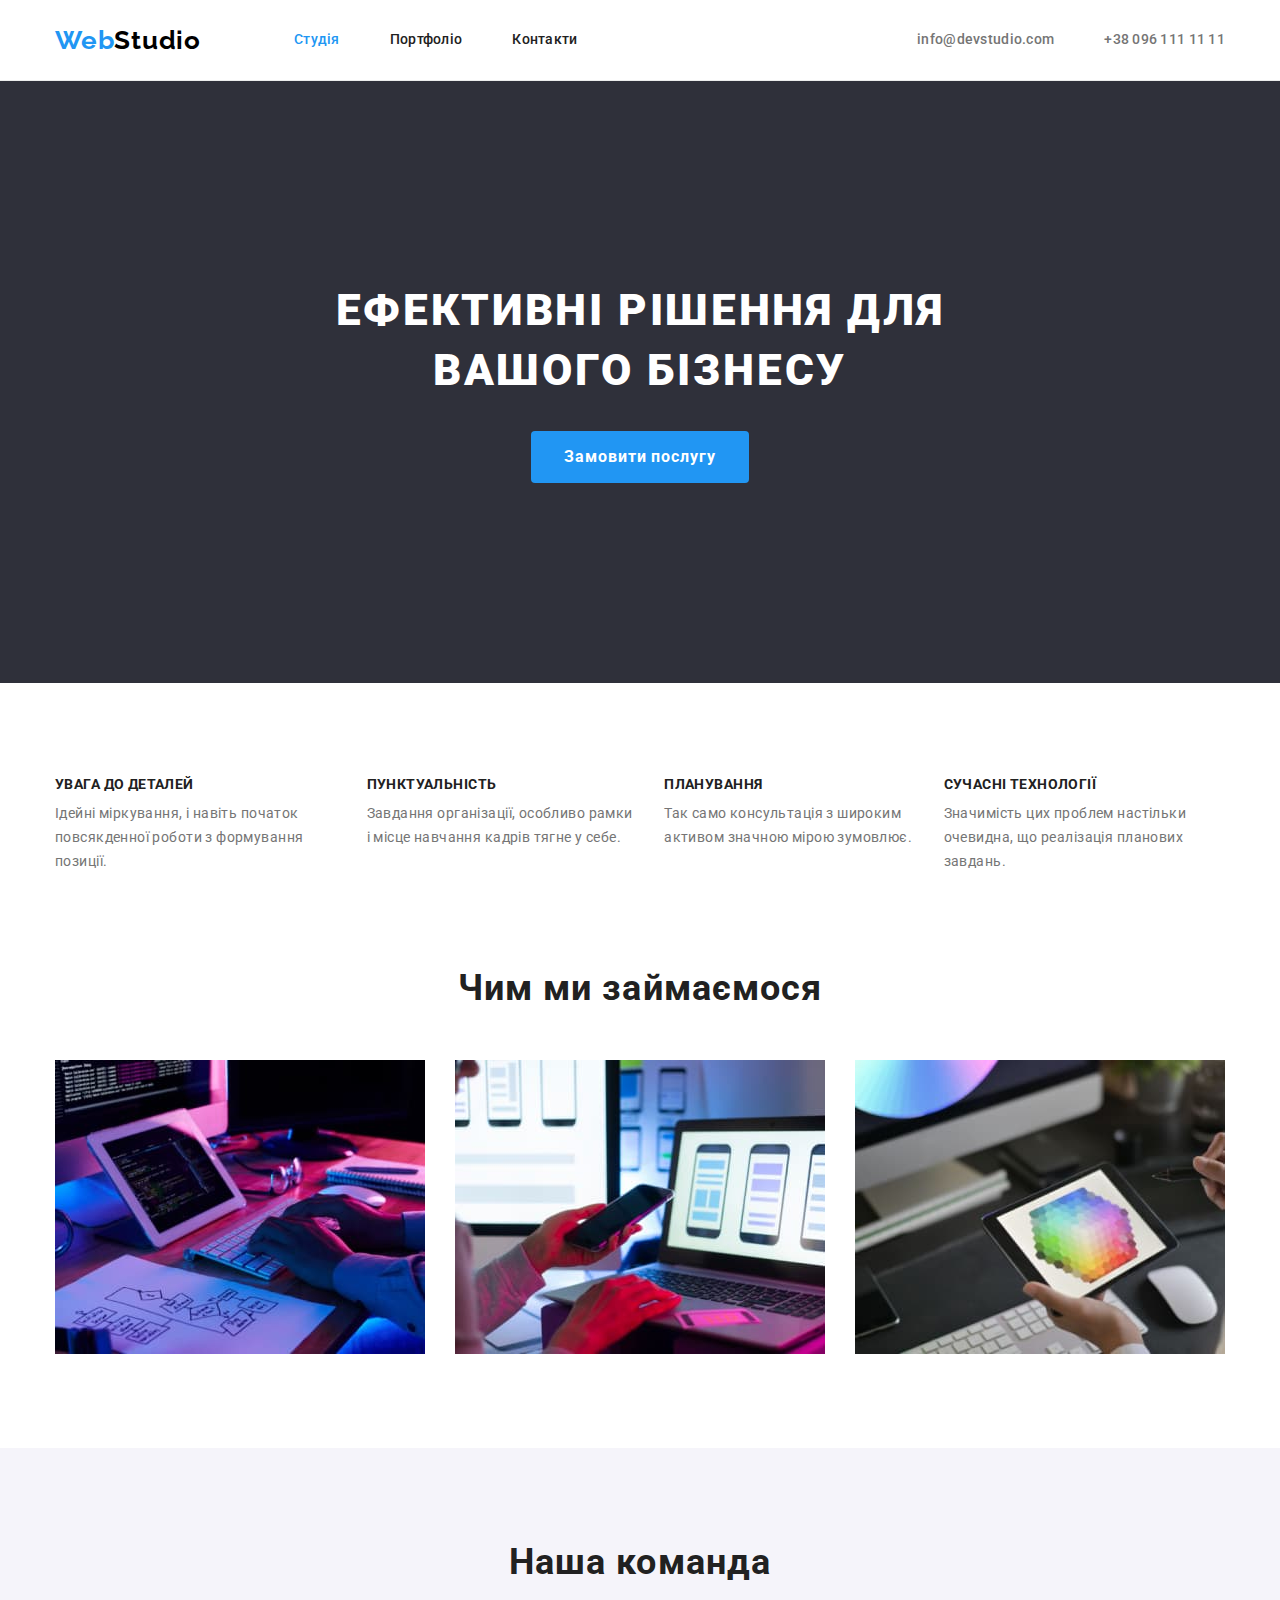
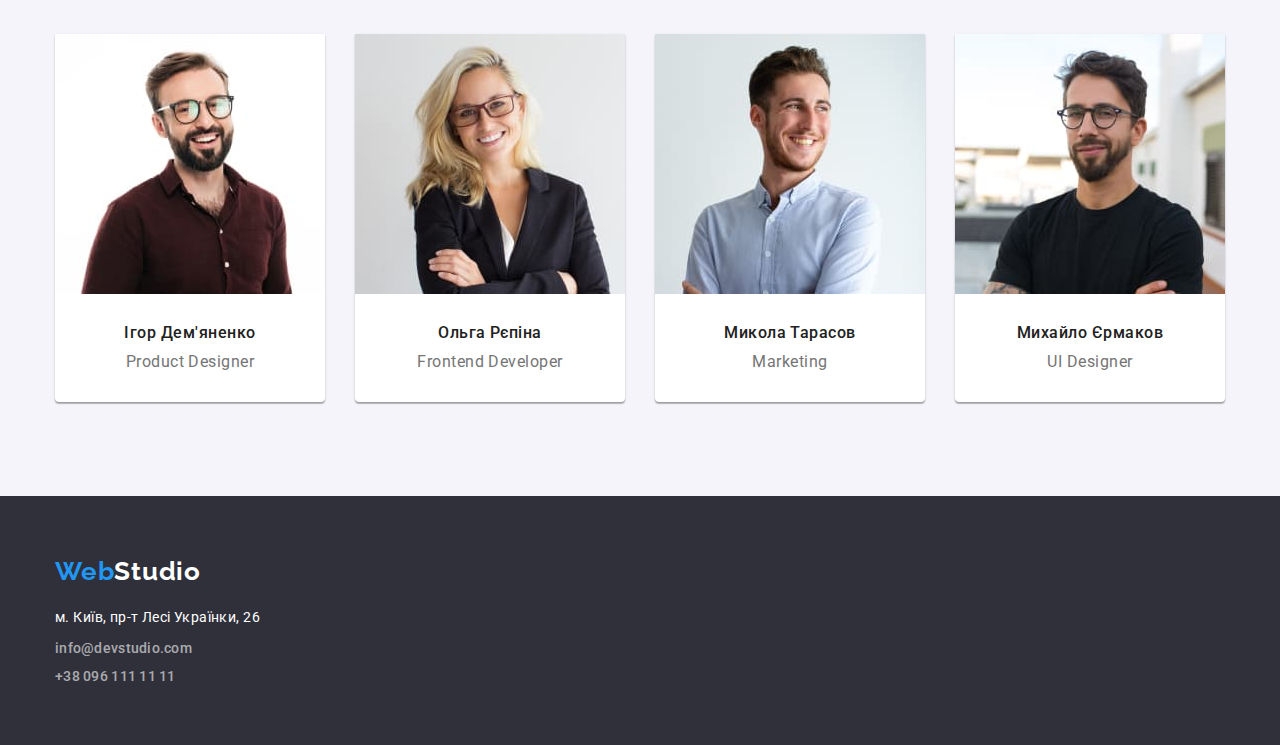
<file: index.html>
<!DOCTYPE html>
<html lang="uk">
  <head>
    <meta charset="UTF-8" />
    <meta http-equiv="X-UA-Compatible" content="IE=edge" />
    <meta name="viewport" content="width=device-width, initial-scale=1.0" />
    <title>WebStudio</title>
    <link rel="preconnect" href="https://fonts.googleapis.com" />
    <link rel="preconnect" href="https://fonts.gstatic.com" crossorigin />
    <link
      href="https://fonts.googleapis.com/css2?family=Raleway:wght@700&family=Roboto:wght@500;700;900&display=swap"
      rel="stylesheet"
    />
    <link
      rel="stylesheet"
      href="https://cdnjs.cloudflare.com/ajax/libs/modern-normalize/1.1.0/modern-normalize.min.css"
    />
    <link rel="stylesheet" href="./css/styles.css" />
  </head>
  <body>
    <header class="header">
      <div class="conteiner">
        <div class="header-conteiner">
          <nav class="header-nav">
            <a class="logo" href="./index.html"
              >Web<span class="logo-accent-header">Studio</span></a
            >
            <ul class="list list-nav">
              <li>
                <a class="link-nav current" href="./index.html">Студія</a>
              </li>
              <li><a class="link-nav" href="./portfolio.html">Портфоліо</a></li>
              <li><a class="link-nav" href="#">Контакти</a></li>
            </ul>
          </nav>

          <ul class="list header-address">
            <li>
              <a class="link-info" href="mailto:info@devstudio.com"
                >info@devstudio.com</a
              >
            </li>
            <li>
              <a class="link-info" href="tel:+380961111111"
                >+38 096 111 11 11</a
              >
            </li>
          </ul>
        </div>
      </div>
    </header>

    <main>
      <section class="hero">
        <div class="conteiner">
          <h1 class="hero-title">Ефективні рішення для вашого бізнесу</h1>
          <button type="button" class="hero-btn">Замовити послугу</button>
        </div>
      </section>

      <section>
        <div class="conteiner">
          <h2 class="visually-hidden">Наші особливості</h2>
          <ul class="list features-list">
            <li class="features-item">
              <h3 class="features-subtitle">Увага до деталей</h3>
              <p class="features-text">
                Ідейні міркування, і навіть початок повсякденної роботи з
                формування позиції.
              </p>
            </li>
            <li class="features-item">
              <h3 class="features-subtitle">Пунктуальність</h3>
              <p class="features-text">
                Завдання організації, особливо рамки і місце навчання кадрів
                тягне у себе.
              </p>
            </li>
            <li class="features-item">
              <h3 class="features-subtitle">Планування</h3>
              <p class="features-text">
                Так само консультація з широким активом значною мірою зумовлює.
              </p>
            </li>
            <li class="features-item">
              <h3 class="features-subtitle">Сучасні технології</h3>
              <p class="features-text">
                Значимість цих проблем настільки очевидна, що реалізація
                планових завдань.
              </p>
            </li>
          </ul>
        </div>
      </section>

      <section class="work">
        <div class="conteiner">
          <h2 class="work-title">Чим ми займаємося</h2>
          <ul class="list work-list">
            <li class="work-item">
              <img
                src="./images/keyboard.jpg"
                alt="Людина друкує на клавіатурі"
                width="370"
              />
            </li>
            <li class="work-item">
              <img
                src="./images/phone.jpg"
                alt="Жінка тримає в руках телефон"
                width="370"
              />
            </li>
            <li class="work-item">
              <img
                src="./images/tablet.jpg"
                alt="Кольорова гама на планшеті"
                width="370"
              />
            </li>
          </ul>
        </div>
      </section>

      <section class="team">
        <div class="conteiner">
          <h2 class="team-title">Наша команда</h2>
          <ul class="list team-list">
            <li class="team-card">
              <img src="./images/ihor.jpg" alt="Фотограія Ігоря" width="270" />
              <div class="cards-studio">
                <h3 class="team-subtitle">Ігор Дем'яненко</h3>
                <p class="team-text">Product Designer</p>
              </div>
            </li>
            <li class="team-card">
              <img src="./images/olga.jpg" alt="Фотографія Ольги" width="270" />
              <div class="cards-studio">
                <h3 class="team-subtitle">Ольга Рєпіна</h3>
                <p class="team-text">Frontend Developer</p>
              </div>
            </li>
            <li class="team-card">
              <img
                src="./images/mikola.jpg"
                alt="Фотграфія Миколи"
                width="270"
              />
              <div class="cards-studio">
                <h3 class="team-subtitle">Микола Тарасов</h3>
                <p class="team-text">Marketing</p>
              </div>
            </li>
            <li class="team-card">
              <img
                src="./images/mihailo.jpg"
                alt="Фотографія Михайла"
                width="270"
              />
              <div class="cards-studio">
                <h3 class="team-subtitle">Михайло Єрмаков</h3>
                <p class="team-text">UI Designer</p>
              </div>
            </li>
          </ul>
        </div>
      </section>
    </main>

    <footer class="footer">
      <div class="conteiner">
        <a class="logo" href="./index.html"
          >Web<span class="logo-accent-footer">Studio</span></a
        >
        <address>
          <ul class="list">
            <li class="list-item">
              <a
                class="link-address"
                href="https://goo.gl/maps/RR7eCFrvrUXadaKA6"
                target="_blank"
                rel="noopener noreferrer nofollow"
                >м. Київ, пр-т Лесі Українки, 26</a
              >
            </li>
            <li class="list-item">
              <a class="link-info-footer" href="mailto:info@devstudio.com"
                >info@devstudio.com</a
              >
            </li>
            <li class="list-item">
              <a class="link-info-footer" href="tel:+380961111111"
                >+38 096 111 11 11</a
              >
            </li>
          </ul>
        </address>
      </div>
    </footer>
  </body>
</html>
</file>
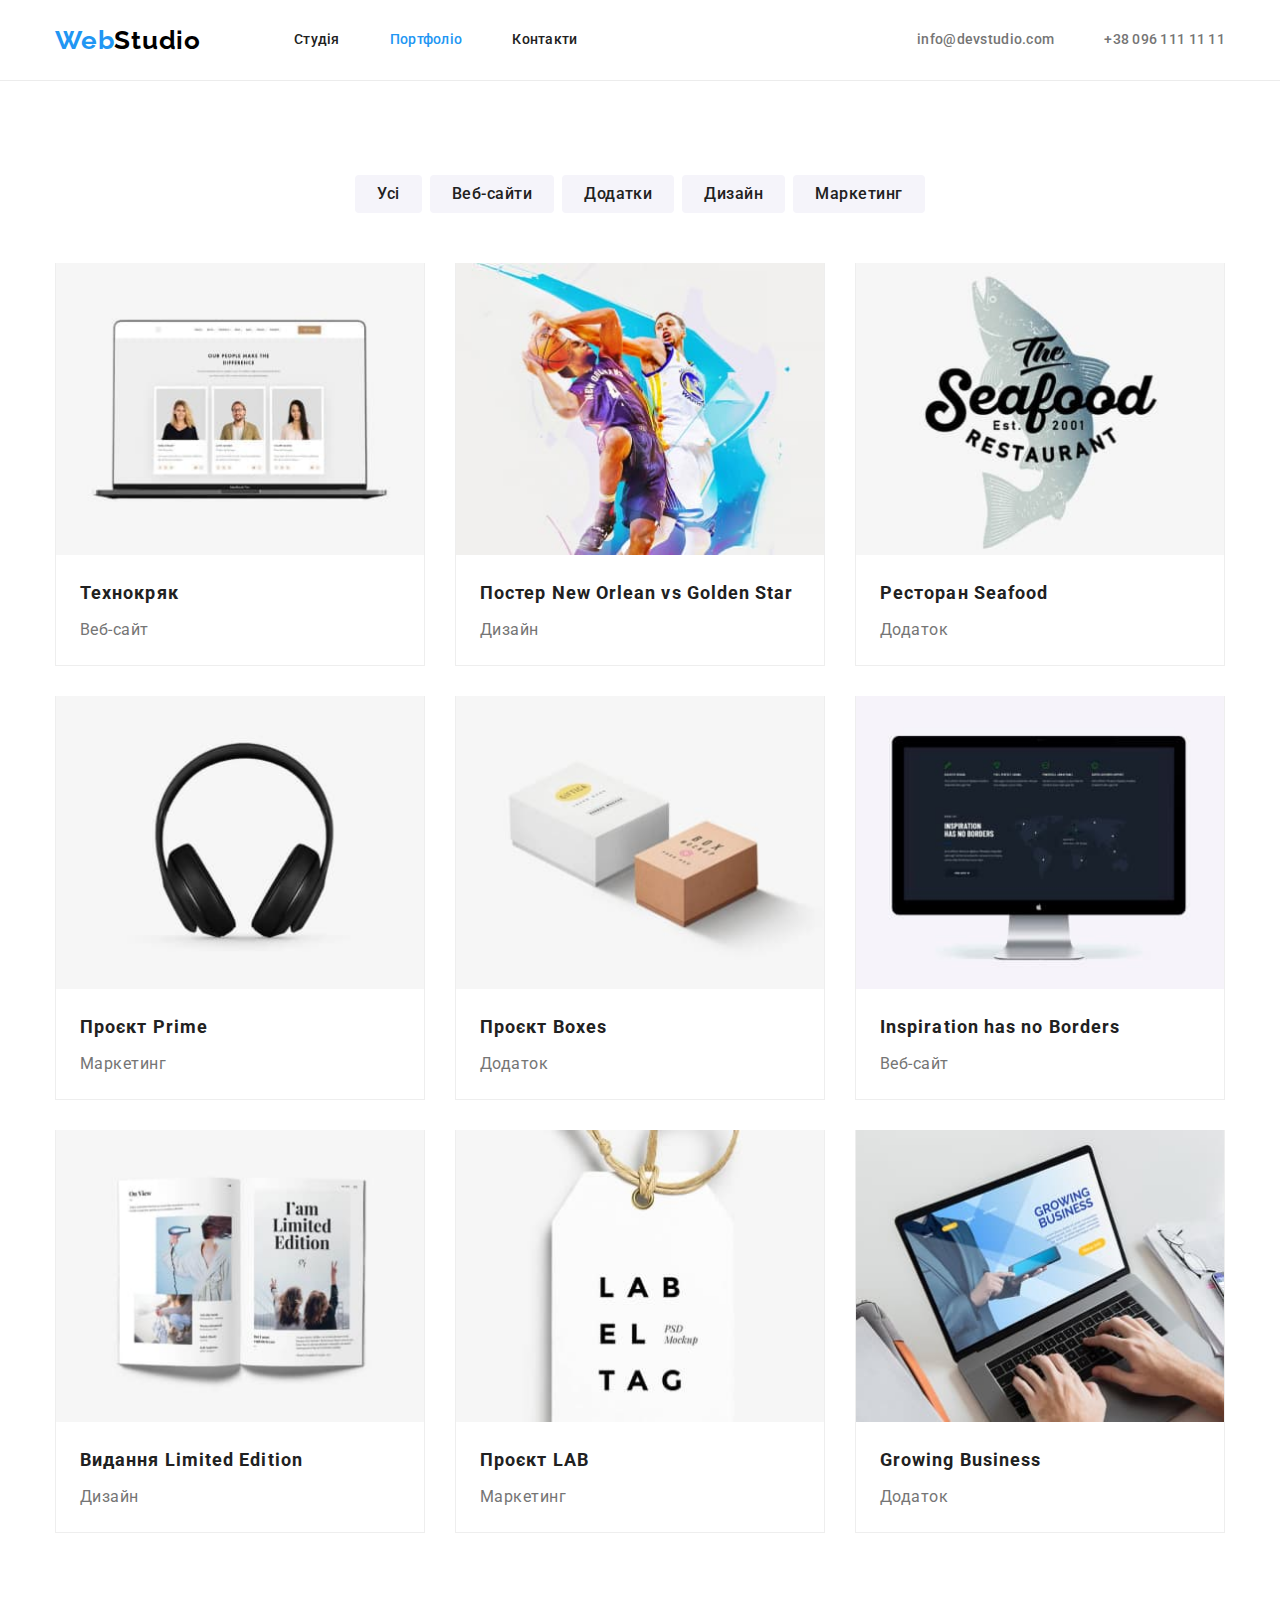
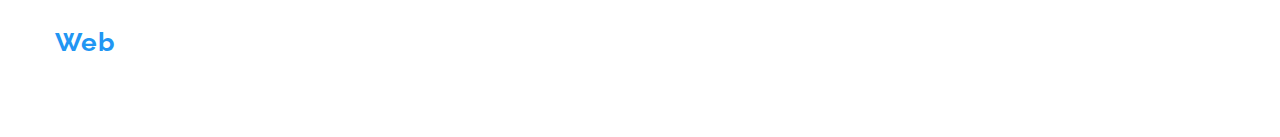
<file: portfolio.html>
<!DOCTYPE html>
<html lang="uk">
  <head>
    <meta charset="UTF-8" />
    <meta http-equiv="X-UA-Compatible" content="IE=edge" />
    <meta name="viewport" content="width=device-width, initial-scale=1.0" />
    <title>Portfolio</title>
    <link rel="preconnect" href="https://fonts.googleapis.com" />
    <link rel="preconnect" href="https://fonts.gstatic.com" crossorigin />
    <link
      href="https://fonts.googleapis.com/css2?family=Raleway:wght@700&family=Roboto:wght@500;700;900&display=swap"
      rel="stylesheet"
    />
    <link
      rel="stylesheet"
      href="https://cdnjs.cloudflare.com/ajax/libs/modern-normalize/1.1.0/modern-normalize.min.css"
    />
    <link rel="stylesheet" href="./css/styles.css" />
  </head>
  <body>
    <header class="header">
      <div class="conteiner">
        <div class="header-conteiner">
          <nav class="header-nav">
            <a class="logo" href="./index.html"
              >Web<span class="logo-accent-header">Studio</span></a
            >
            <ul class="list list-nav">
              <li><a class="link-nav" href="./index.html">Студія</a></li>
              <li>
                <a class="link-nav current" href="./portfolio.html"
                  >Портфоліо</a
                >
              </li>
              <li><a class="link-nav" href="#">Контакти</a></li>
            </ul>
          </nav>

          <ul class="list header-address">
            <li>
              <a class="link-info" href="mailto:info@devstudio.com"
                >info@devstudio.com</a
              >
            </li>
            <li>
              <a class="link-info" href="tel:+380961111111"
                >+38 096 111 11 11</a
              >
            </li>
          </ul>
        </div>
      </div>
    </header>

    <main>
      <section>
        <div class="conteiner">
          <h1 class="visually-hidden">Наші роботи</h1>
          <ul class="list btn-nav">
            <li><button class="btn-item" type="button">Усі</button></li>
            <li><button class="btn-item" type="button">Веб-сайти</button></li>
            <li><button class="btn-item" type="button">Додатки</button></li>
            <li><button class="btn-item" type="button">Дизайн</button></li>
            <li><button class="btn-item" type="button">Маркетинг</button></li>
          </ul>
          <ul class="list project-list">
            <li class="project-card">
              <a
                class="project-link"
                href="#"
                rel="noopener noreferrer nofollow"
              >
                <img src="./images/laptop.jpg" alt="Ноутбук" width="370" />
                <div class="card-portfolio">
                  <h2 class="project-title">Технокряк</h2>
                  <p class="project-text">Веб-сайт</p>
                </div>
              </a>
            </li>
            <li class="project-card">
              <a
                class="project-link"
                href="#"
                rel="noopener noreferrer nofollow"
              >
                <img
                  src="./images/basketball.jpg"
                  alt="Два баскетболісти"
                  width="370"
                />
                <div class="card-portfolio">
                  <h2 class="project-title">
                    Постер New Orlean vs Golden Star
                  </h2>
                  <p class="project-text">Дизайн</p>
                </div>
              </a>
            </li>
            <li class="project-card">
              <a
                class="project-link"
                href="#"
                rel="noopener noreferrer nofollow"
              >
                <img
                  src="./images/seafood.jpg"
                  alt="Лого ресторану з рибою"
                  width="370"
                />
                <div class="card-portfolio">
                  <h2 class="project-title">Ресторан Seafood</h2>
                  <p class="project-text">Додаток</p>
                </div>
              </a>
            </li>
            <li class="project-card">
              <a
                class="project-link"
                href="#"
                rel="noopener noreferrer nofollow"
              >
                <img src="./images/earphones.jpg" alt="Навушники" width="370" />
                <div class="card-portfolio">
                  <h2 class="project-title">Проєкт Prime</h2>
                  <p class="project-text">Маркетинг</p>
                </div>
              </a>
            </li>
            <li class="project-card">
              <a
                class="project-link"
                href="#"
                rel="noopener noreferrer nofollow"
              >
                <img src="./images/boxes.jpg" alt="Дві коробки" width="370" />
                <div class="card-portfolio">
                  <h2 class="project-title">Проєкт Boxes</h2>
                  <p class="project-text">Додаток</p>
                </div>
              </a>
            </li>
            <li class="project-card">
              <a
                class="project-link"
                href="#"
                rel="noopener noreferrer nofollow"
              >
                <img
                  src="./images/display.jpg"
                  alt="Могітор коп'ютера"
                  width="370"
                />
                <div class="card-portfolio">
                  <h2 class="project-title">Inspiration has no Borders</h2>
                  <p class="project-text">Веб-сайт</p>
                </div>
              </a>
            </li>
            <li class="project-card">
              <a
                class="project-link"
                href="#"
                rel="noopener noreferrer nofollow"
              >
                <img src="./images/magazine.jpg" alt="Журнал" width="370" />
                <div class="card-portfolio">
                  <h2 class="project-title">Видання Limited Edition</h2>
                  <p class="project-text">Дизайн</p>
                </div>
              </a>
            </li>
            <li class="project-card">
              <a
                class="project-link"
                href="#"
                rel="noopener noreferrer nofollow"
              >
                <img
                  src="./images/label.jpg"
                  alt="Лейбла з мотузкою"
                  width="370"
                />
                <div class="card-portfolio">
                  <h2 class="project-title">Проєкт LAB</h2>
                  <p class="project-text">Маркетинг</p>
                </div>
              </a>
            </li>
            <li class="project-card">
              <a
                class="project-link"
                href="#"
                rel="noopener noreferrer nofollow"
              >
                <img
                  src="./images/notebook.jpg"
                  alt="Руки друкують на клавіатурі"
                  width="370"
                />
                <div class="card-portfolio">
                  <h2 class="project-title">Growing Business</h2>
                  <p class="project-text">Додаток</p>
                </div>
              </a>
            </li>
          </ul>
        </div>
      </section>
    </main>

    <footer>
      <div class="conteiner">
        <a class="logo" href="./index.html"
          >Web<span class="logo-accent-footer">Studio</span></a
        >
        <address>
          <ul class="list">
            <li class="list-item">
              <a
                class="link-address"
                href="https://goo.gl/maps/RR7eCFrvrUXadaKA6"
                target="_blank"
                rel="noopener noreferrer nofollow"
                >м. Київ, пр-т Лесі Українки, 26</a
              >
            </li>
            <li class="list-item">
              <a class="link-info-footer" href="mailto:info@devstudio.com"
                >info@devstudio.com</a
              >
            </li>
            <li class="list-item">
              <a class="link-info-footer" href="tel:+380961111111"
                >+38 096 111 11 11</a
              >
            </li>
          </ul>
        </address>
      </div>
    </footer>
  </body>
</html>
</file>
<file: css/styles.css>
/* основний колір bg #2F303A */
/* акцент #2196F3 */
/* основний колір тексту #757575 */

:root {
--title-bg-color: #2f303a;
--accent-color: #2196f3;
--primary-text-color: #757575;
--title-text-color: #212121;
--primary-white-color: #fff;
--secondary-btn-color: #F5F4FA;
--secondary-bg-color: #f5f4fa;

}
body {
font-family: 'Roboto', sans-serif;
color: var(--title-text-color);
background-color: var(--primary-white-color);
}
.visually-hidden{
position: absolute;
white-space: nowrap;
width: 1px;
height: 1px;
overflow: hidden;
border: 0;
padding: 0;
clip: rect(0 0 0 0);
clip-path: inset(50%);
margin: -1px;
}
.list{
list-style: none;
}
h1, h2, h3, h4, h5, h6, p, ul{
    margin: 0;
    padding: 0;
}
img{
    display: block;
    max-width: 100%;
    height: auto;
}
.conteiner{
    /* outline: 2px solid tomato; */
    width: 1200px;
    margin-left: auto;
    margin-right: auto;
    padding-left: 15px;
    padding-right: 15px;
}
section{
    /* background-color: aqua; */
padding-top: 94px;
padding-bottom: 94px;
}
/* Header */
.header {
background-color: var(--primary-white-color);
border-bottom: 1px solid #ececec;
/* padding-top: 32px; */
/* padding-bottom: 32px; */
}
.header-conteiner{
    display: flex;
    justify-content: space-between;
    align-items: center;
}
.header-nav{
    display: flex;
    align-items: center;
    justify-content: space-between;
    gap: 93px;
}
.header-address{
    display: flex;
    gap: 50px;
}
.list-nav{
    display: flex;
    gap: 50px;
}
.logo {
display: inline-block;
color: var(--accent-color);
font-family: 'Raleway', sans-serif;
font-weight: 700;
font-size: 26px;
line-height: 1.19;
text-decoration: none;
letter-spacing: 0.03em;
}
.logo-accent-header {
color: #000;
}
.link-nav {
color: var(--title-text-color);
font-weight: 500;
font-size: 14px;
line-height: 1.14;
letter-spacing: 0.02em;
text-decoration: none;
padding: 32px 0;
display: block;
}
.link-nav:hover {
color: var(--accent-color);
}
.link-nav:focus {
color: var(--accent-color);
}
.link-info {
color: var(--primary-text-color);
font-weight: 500;
font-size: 14px;
line-height: 1.14;
letter-spacing: 0.02em;
text-decoration: none;
padding: 32px 0;
display: block;
}
.link-info:hover {
color: var(--accent-color);
}
.link-info:focus {
color: var(--accent-color);
}
.link-nav.current{
color: var(--accent-color);
}
/* Hero Section */
.hero {
padding-top: 200px;
padding-bottom: 200px;
background-color: var(--title-bg-color);
text-align: center;
}
.hero-title {
margin-left: auto;
margin-right: auto;
margin-bottom: 30px;
max-width: 696px;
color: var(--primary-white-color);
font-weight: 900;
font-size: 44px;
line-height: 1.36;
letter-spacing: 0.06em;
text-transform: uppercase;
}
.hero-btn {
display: block;
margin: 0 auto;
padding: 10px 32px;
min-width: 216px;
font-family: inherit;
font-weight: 700;
font-size: 16px;
line-height: 1.87;
letter-spacing: 0.06em;
text-align: center;
background-color: var(--accent-color);
color: var(--primary-white-color);
cursor: pointer;
border: 1px solid transparent;
border-radius: 4px;
}
.hero-btn:hover {
background: #188CE8;
box-shadow: 0px 4px 4px rgba(0, 0, 0, 0.15);
border-radius: 4px;
}
.hero-btn:focus {
background: #188CE8;
box-shadow: 0px 4px 4px rgba(0, 0, 0, 0.15);
border-radius: 4px;
}
/* Features */
.features-list{
    display: flex;
    gap: 30px;
}
.features-item{
    flex-basis: calc((100%-90px)/4);

}
.features-subtitle{
margin-bottom: 10px;
font-weight: 700;
font-size: 14px;
line-height: 1.14;
letter-spacing: 0.03em;
text-transform: uppercase;
}
.features-text{
color: var(--primary-text-color);
font-weight: 400;
font-size: 14px;
line-height: 1.71;
letter-spacing: 0.03em;
}
/* Work */
.work{
    padding-top: 0;
}
.work-list{
    display: flex;
    gap: 30px;
}
.work-item{
flex-basis: calc((100%-60px)/3);
 
}
.work-title{
text-align: center;
margin-bottom: 50px;
font-size: 36px;
line-height: 1.16;
letter-spacing: 0.03em;
}

/* Team */
.team{
background-color: var(--secondary-bg-color);
}
.team-title{
text-align: center;
margin-bottom: 50px;
font-size: 36px;
line-height: 1.16;
letter-spacing: 0.03em;
}
.team-list{
display: flex;
gap: 30px;
}
.team-card{
background-color: var(--primary-white-color);
flex-basis: calc((100%-90px)/4);
box-shadow: 0px 1px 3px rgba(0, 0, 0, 0.12), 0px 1px 1px rgba(0, 0, 0, 0.14), 0px 2px 1px rgba(0, 0, 0, 0.2);
border-radius: 0px 0px 4px 4px;
}
.team-subtitle{
margin-bottom: 10px;
font-weight: 500;
font-size: 16px;
line-height: 1.18;
letter-spacing: 0.03em;
text-align: center;
}
.team-text{
color: var(--primary-text-color);
font-weight: 400;
font-size: 16px;
line-height: 1.18;
letter-spacing: 0.03em;
text-align: center;
}
.cards-studio{
padding-top: 30px;
padding-bottom: 30px;
}
/* Footer */
.footer {
background-color: var(--title-bg-color);
padding: 60px 0;
}
.logo-accent-footer {
color: var(--primary-white-color);
}
.link-address {
display: inline-block;
color: var(--primary-white-color);
font-style: normal;
font-weight: 400;
font-size: 14px;
line-height: 1.71;
letter-spacing: 0.03em;
text-decoration: none;
}
.link-info-footer{
display: inline-block;
color: rgba(255, 255, 255, 0.6);
font-weight: 500;
font-style: normal;
font-size: 14px;
line-height: 1.14;
letter-spacing: 0.02em;
text-decoration: none;
}
.link-info-footer:hover{
color: var(--accent-color);
}
.link-info-footer:focus{
color: var(--accent-color);
}
.footer .logo{
margin-bottom: 20px;
}
.list-item:not(:last-child){
margin-bottom: 9px;
}
/* Portfolio */
.btn-nav{
    display: flex;
    justify-content: center;
    gap: 8px;
    margin-bottom: 50px;
}
.btn-item{
padding: 6px 22px;
color: var(--title-text-color);
background-color: var(--secondary-btn-color);
font-family: inherit;
font-weight: 500;
font-size: 16px;
line-height: 1.62;
letter-spacing: 0.03em;
text-align: center;
border: none;
border-radius: 4px;
}
.btn-item:hover{
background-color: var(--accent-color);
color: var(--primary-white-color);
}
.btn-item:focus{
background-color: var(--accent-color);
color: var(--primary-white-color);
}
.project-list{
    display: flex;
    flex-wrap: wrap;
    gap: 30px;
}
.project-link{
text-decoration: none;
}
.project-title{
margin-bottom: 4px;
color: var(--title-text-color);
font-size: 18px;
line-height: 2;
letter-spacing: 0.06em;
}
.project-text{
color: var(--primary-text-color);
font-weight: 400;
font-size: 16px;
line-height: 30px;
letter-spacing: 0.03em;
}
.project-card{
width: 370px;
border: 1px solid #EEEEEE;
border-top: 0;
}
.card-portfolio{
padding: 20px 24px;
}
</file>
